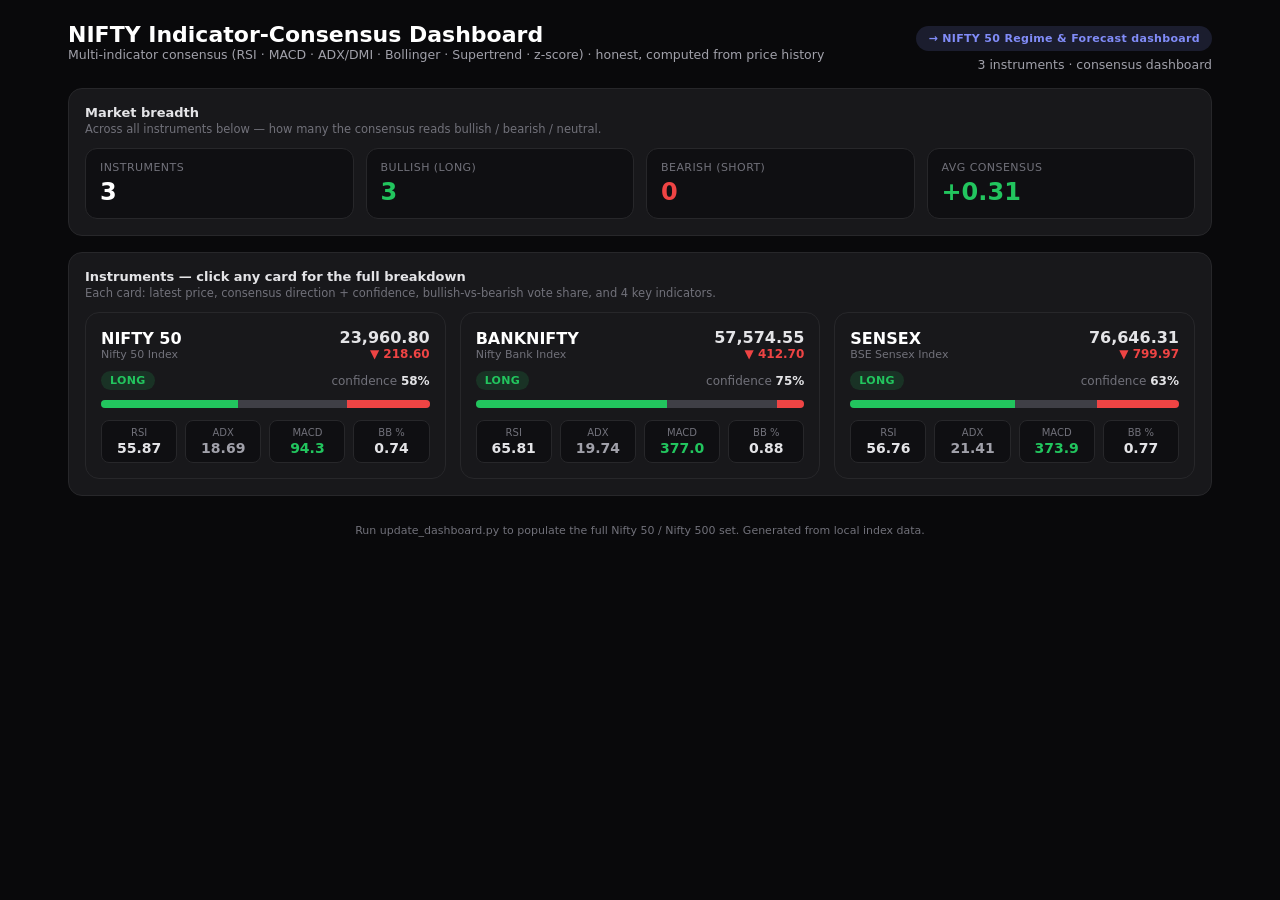
<file: docs/index.html>
<!doctype html>
<html lang="en">
<head>
<meta charset="utf-8" />
<meta name="viewport" content="width=device-width, initial-scale=1" />
<title>NIFTY Indicator-Consensus Dashboard</title>
<style>
  :root{
    --bg:#09090b; --panel:#18181b; --panel2:#0f0f12; --bd:#27272a; --bd2:#3f3f46;
    --ink:#e4e4e7; --mut:#a1a1aa; --mut2:#71717a;
    --acc:#818cf8; --acc2:#6366f1; --green:#22c55e; --red:#ef4444; --amber:#eab308;
  }
  *{box-sizing:border-box}
  body{margin:0;background:var(--bg);color:var(--ink);
    font-family:ui-sans-serif,system-ui,"Segoe UI",Roboto,Arial,sans-serif;font-size:14px}
  a{color:var(--acc);text-decoration:none}
  .wrap{max-width:1180px;margin:0 auto;padding:22px 18px 60px}
  header{display:flex;flex-wrap:wrap;align-items:baseline;justify-content:space-between;gap:10px;margin-bottom:6px}
  h1{font-size:22px;margin:0;font-weight:700;color:#fff}
  .sub{color:var(--mut);font-size:12.5px}
  .muted{color:var(--mut2)}
  .panel{background:var(--panel);border:1px solid var(--bd);border-radius:14px;padding:16px;margin-top:16px}
  .ptitle{font-size:13px;font-weight:700;color:var(--ink);margin:0 0 2px}
  .pdesc{font-size:11.5px;color:var(--mut2);margin:0 0 12px}
  /* breadth */
  .breadth{display:grid;grid-template-columns:repeat(4,1fr);gap:12px}
  .stat{background:var(--panel2);border:1px solid var(--bd);border-radius:12px;padding:12px 14px}
  .stat .k{font-size:11px;text-transform:uppercase;letter-spacing:.04em;color:var(--mut2)}
  .stat .v{font-size:24px;font-weight:800;margin-top:4px}
  /* cards */
  .grid{display:grid;grid-template-columns:repeat(auto-fill,minmax(330px,1fr));gap:14px}
  .card{background:var(--panel);border:1px solid var(--bd);border-radius:14px;padding:15px;cursor:pointer;
    transition:border-color .15s,transform .05s}
  .card:hover{border-color:var(--acc2)}
  .card:active{transform:translateY(1px)}
  .row{display:flex;align-items:center;justify-content:space-between}
  .sym{font-weight:800;font-size:16px;color:#fff}
  .co{font-size:11px;color:var(--mut2)}
  .price{font-weight:700;font-size:16px}
  .chg{font-size:12px;font-weight:600}
  .badge{display:inline-block;padding:3px 9px;border-radius:999px;font-size:11px;font-weight:800;letter-spacing:.03em}
  .pill{display:inline-block;padding:2px 7px;border-radius:6px;font-size:10.5px;font-weight:700}
  .bar{height:8px;border-radius:6px;background:#27272a;overflow:hidden;display:flex;margin-top:10px}
  .bar > span{display:block;height:100%}
  .kv{display:flex;justify-content:space-between;font-size:12px;padding:3px 0;border-top:1px solid #1f1f23}
  .kv .k{color:var(--mut)}
  .ind{display:grid;grid-template-columns:repeat(4,1fr);gap:8px;margin-top:12px}
  .ind .cell{background:var(--panel2);border:1px solid var(--bd);border-radius:8px;padding:6px 8px;text-align:center}
  .ind .cell .n{font-size:10px;color:var(--mut2);text-transform:uppercase}
  .ind .cell .x{font-size:14px;font-weight:700;margin-top:2px}
  /* modal */
  .overlay{position:fixed;inset:0;background:rgba(0,0,0,.7);display:none;align-items:flex-start;justify-content:center;
    padding:30px 14px;overflow:auto;z-index:50}
  .overlay.on{display:flex}
  .modal{background:var(--panel);border:1px solid var(--bd2);border-radius:16px;max-width:920px;width:100%;padding:20px}
  .close{float:right;cursor:pointer;color:var(--mut);font-size:20px;line-height:1;border:none;background:none}
  .cats{display:grid;grid-template-columns:repeat(auto-fit,minmax(190px,1fr));gap:10px;margin-top:6px}
  .cat{background:var(--panel2);border:1px solid var(--bd);border-radius:10px;padding:10px}
  .cat h4{margin:0 0 6px;font-size:12px}
  .sig{display:flex;justify-content:space-between;font-size:11px;padding:2px 0;color:var(--mut)}
  .tgt{display:grid;grid-template-columns:repeat(auto-fit,minmax(120px,1fr));gap:8px;margin-top:8px}
  table{width:100%;border-collapse:collapse;font-size:12px}
  th,td{text-align:left;padding:4px 6px}
  thead th{color:var(--mut);border-bottom:1px solid var(--bd)}
  .err{color:var(--red);padding:30px;text-align:center}
  footer{margin-top:28px;color:var(--mut2);font-size:11px;text-align:center}
</style>
</head>
<body>
<div class="wrap">
  <header>
    <div>
      <h1>NIFTY Indicator-Consensus Dashboard</h1>
      <div class="sub">Multi-indicator consensus (RSI · MACD · ADX/DMI · Bollinger · Supertrend · z-score) · honest, computed from price history</div>
    </div>
    <div style="text-align:right">
      <a href="regime/our-models.html" class="badge" style="color:var(--acc);background:rgba(129,140,248,.15);padding:6px 12px">
        → NIFTY 50 Regime &amp; Forecast dashboard
      </a>
      <div class="sub" id="asof" style="margin-top:6px">loading…</div>
    </div>
  </header>

  <div class="panel">
    <div class="ptitle">Market breadth</div>
    <div class="pdesc">Across all instruments below — how many the consensus reads bullish / bearish / neutral.</div>
    <div class="breadth" id="breadth"></div>
  </div>

  <div class="panel">
    <div class="ptitle">Instruments — click any card for the full breakdown</div>
    <div class="pdesc">Each card: latest price, consensus direction + confidence, bullish-vs-bearish vote share, and 4 key indicators.</div>
    <div class="grid" id="grid"></div>
  </div>

  <footer id="foot"></footer>
</div>

<div class="overlay" id="overlay"><div class="modal" id="modal"></div></div>

<script>
const F={ // formatters
  num:(x,d=2)=>x==null||isNaN(x)?'—':Number(x).toLocaleString(undefined,{maximumFractionDigits:d,minimumFractionDigits:d}),
  pct:(x,d=0)=>x==null||isNaN(x)?'—':(Number(x)*100).toFixed(d)+'%',
};
const dirColor=d=>d==='LONG'?'var(--green)':d==='SHORT'?'var(--red)':'var(--amber)';
const dirBg=d=>d==='LONG'?'rgba(34,197,94,.15)':d==='SHORT'?'rgba(239,68,68,.15)':'rgba(234,179,8,.15)';

function breadth(data){
  const c={LONG:0,SHORT:0,NEUTRAL:0};
  data.forEach(s=>c[s.prediction.direction]=(c[s.prediction.direction]||0)+1);
  const avg=data.reduce((a,s)=>a+(s.consensus||0),0)/Math.max(1,data.length);
  const el=document.getElementById('breadth');
  const cell=(k,v,col)=>`<div class="stat"><div class="k">${k}</div><div class="v" style="color:${col}">${v}</div></div>`;
  el.innerHTML=
    cell('Instruments',data.length,'#fff')+
    cell('Bullish (LONG)',c.LONG,'var(--green)')+
    cell('Bearish (SHORT)',c.SHORT,'var(--red)')+
    cell('Avg consensus',(avg>=0?'+':'')+avg.toFixed(2),avg>=0?'var(--green)':'var(--red)');
}

function card(s){
  const p=s.prediction, ind=s.indicators;
  const chgc=s.change>=0?'var(--green)':'var(--red)';
  const bull=p.bullish_pct||0, bear=p.bearish_pct||0, neu=Math.max(0,100-bull-bear);
  return `<div class="card" data-sym="${s.symbol}">
    <div class="row">
      <div><div class="sym">${s.symbol}</div><div class="co">${s.company||''}</div></div>
      <div style="text-align:right">
        <div class="price">${F.num(s.price)}</div>
        <div class="chg" style="color:${chgc}">${s.change>=0?'▲':'▼'} ${F.num(Math.abs(s.change))}</div>
      </div>
    </div>
    <div class="row" style="margin-top:10px">
      <span class="badge" style="color:${dirColor(p.direction)};background:${dirBg(p.direction)}">${p.direction}</span>
      <span class="muted" style="font-size:12px">confidence <b style="color:var(--ink)">${F.pct(p.confidence)}</b></span>
    </div>
    <div class="bar" title="bullish ${bull}% / bearish ${bear}%">
      <span style="width:${bull}%;background:var(--green)"></span>
      <span style="width:${neu}%;background:#3f3f46"></span>
      <span style="width:${bear}%;background:var(--red)"></span>
    </div>
    <div class="ind">
      ${cell('RSI',ind.rsi,ind.rsi>70?'var(--red)':ind.rsi<30?'var(--green)':'var(--ink)')}
      ${cell('ADX',ind.adx,ind.adx>25?'var(--acc)':'var(--mut)')}
      ${cell('MACD',F.num(ind.macd,1),ind.macd>=0?'var(--green)':'var(--red)')}
      ${cell('BB %',F.num(ind.bb_pos,2),'var(--ink)')}
    </div>
  </div>`;
  function cell(n,x,col){return `<div class="cell"><div class="n">${n}</div><div class="x" style="color:${col||'var(--ink)'}">${x}</div></div>`}
}

function candleSVG(hist){
  if(!hist||!hist.length) return '';
  const h=hist.slice(-70), W=860, H=240, pad=6;
  const lo=Math.min(...h.map(c=>c.low)), hi=Math.max(...h.map(c=>c.high)), rng=(hi-lo)||1;
  const y=v=>pad+(H-2*pad)*(1-(v-lo)/rng), bw=(W-2*pad)/h.length;
  let s=`<svg viewBox="0 0 ${W} ${H}" width="100%" preserveAspectRatio="none" style="background:var(--panel2);border:1px solid var(--bd);border-radius:8px">`;
  h.forEach((c,i)=>{
    const x=pad+i*bw+bw/2, up=c.close>=c.open, col=up?'#22c55e':'#ef4444';
    s+=`<line x1="${x}" y1="${y(c.high)}" x2="${x}" y2="${y(c.low)}" stroke="${col}" stroke-width="1"/>`;
    const yo=y(c.open), yc=y(c.close), top=Math.min(yo,yc), bh=Math.max(1,Math.abs(yc-yo));
    s+=`<rect x="${x-bw*0.3}" y="${top}" width="${Math.max(1,bw*0.6)}" height="${bh}" fill="${col}"/>`;
  });
  s+=`</svg>`; return s;
}

function modal(s){
  const p=s.prediction, ind=s.indicators, hr=s.hit_ratio||{};
  const cats=Object.entries(s.indicator_breakdown||{}).map(([cat,b])=>{
    const sigs=Object.entries(b.signals||{}).map(([k,v])=>
      `<div class="sig"><span>${k}</span><span style="color:${v>0?'var(--green)':v<0?'var(--red)':'var(--mut2)'};font-weight:700">${v>0?'BUY':v<0?'SELL':'·'}</span></div>`).join('');
    return `<div class="cat"><h4>${cat} <span class="muted" style="font-weight:400">(${b.buy}↑ ${b.sell}↓ ${b.neutral}·)</span></h4>${sigs}</div>`;
  }).join('');
  const tgt=(n,v,col)=>`<div class="stat"><div class="k">${n}</div><div class="v" style="font-size:16px;color:${col||'var(--ink)'}">${F.num(v)}</div></div>`;
  document.getElementById('modal').innerHTML=`
    <button class="close" onclick="hide()">✕</button>
    <div class="sym" style="font-size:20px">${s.symbol} <span class="co" style="font-size:13px">${s.company||''}</span></div>
    <div class="row" style="margin:8px 0 4px">
      <div><span class="badge" style="color:${dirColor(p.direction)};background:${dirBg(p.direction)}">${p.direction}</span>
        <span class="muted" style="margin-left:8px">confidence ${F.pct(p.confidence)} · consensus ${(s.consensus>=0?'+':'')+F.num(s.consensus)} · bull ${F.num(p.bullish_pct,0)}% / bear ${F.num(p.bearish_pct,0)}%</span></div>
      <div class="price">${F.num(s.price)}</div>
    </div>
    ${candleSVG(s.history)}
    <div class="ptitle" style="margin-top:14px">Indicator breakdown by category</div>
    <div class="cats">${cats}</div>
    <div class="ptitle" style="margin-top:14px">Prediction targets (ATR-based)</div>
    <div class="tgt">
      ${tgt('Target 1',p.target_1,'var(--green)')}${tgt('Target 2',p.target_2,'var(--green)')}
      ${tgt('Target 3',p.target_3,'var(--green)')}${tgt('Stop loss',p.stop_loss,'var(--red)')}
    </div>
    <div class="ptitle" style="margin-top:14px">Backtest hit ratio (consensus vs forward return)</div>
    <table><thead><tr><th>Horizon</th><th>Hit ratio</th><th>Signals</th></tr></thead><tbody>
      <tr><td>5-day</td><td style="font-weight:700">${F.pct(hr.overall_5d)}</td><td>${hr.signal_count_5d??'—'}</td></tr>
      <tr><td>10-day</td><td style="font-weight:700">${F.pct(hr.overall_10d)}</td><td>${hr.total_signals??'—'}</td></tr>
    </tbody></table>
    <div class="muted" style="font-size:11px;margin-top:10px">Honest note: this is a transparent rule-based consensus, backtested on each instrument's own history (no look-ahead in the hit-ratio).</div>`;
  document.getElementById('overlay').classList.add('on');
}
function hide(){document.getElementById('overlay').classList.remove('on')}
document.getElementById('overlay').addEventListener('click',e=>{if(e.target.id==='overlay')hide()});

fetch('summary.json?t='+Date.now()).then(r=>r.ok?r.json():Promise.reject(r.status)).then(data=>{
  if(!Array.isArray(data)||!data.length){document.getElementById('grid').innerHTML='<div class="err">summary.json is empty.</div>';return;}
  document.getElementById('asof').textContent=`${data.length} instruments · consensus dashboard`;
  breadth(data);
  document.getElementById('grid').innerHTML=data.map(card).join('');
  document.querySelectorAll('.card').forEach(c=>c.addEventListener('click',()=>{
    modal(data.find(s=>s.symbol===c.dataset.sym));}));
  document.getElementById('foot').textContent='Run update_dashboard.py to populate the full Nifty 50 / Nifty 500 set. Generated from local index data.';
}).catch(e=>{document.getElementById('grid').innerHTML=`<div class="err">Could not load summary.json (${e}). Run make_index_summary.py first.</div>`});
</script>
</body>
</html>
</file>
